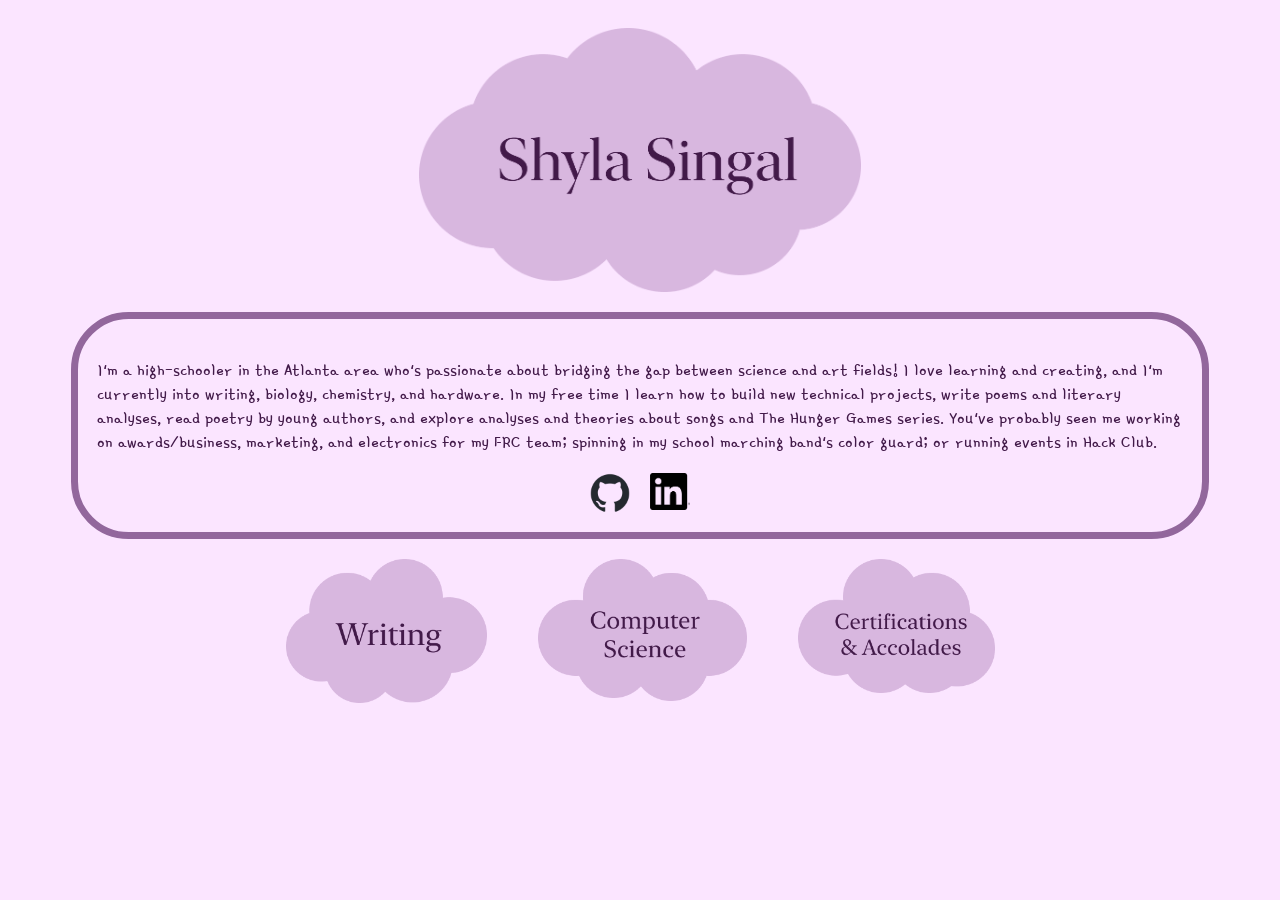
<file: index.html>
<!DOCTYPE html>
<html>
<head> <!--for metadata like linking css, etc, not plaintext-->
    <title>Shyla Singal</title> <!--on tab-->

    <meta charset="UTF-8">
    <meta name="viewport" content="width=device-width, initial-scale=1.0">


    <link rel="stylesheet" href="./style.css">
    

    <link rel="icon" type="image/x-icon" href="images/tab_icon.png">

    <link rel="preconnect" href="https://fonts.googleapis.com">
    <link rel="preconnect" href="https://fonts.gstatic.com" crossorigin>
    <link href="https://fonts.googleapis.com/css2?family=Gaegu&family=Gamja+Flower" rel="stylesheet">
    
    
    <style>

        body {
            color: #421a49;
        }
        
        .boxForText {
            border: 0.4em, solid, #92679C;
            border-radius: 3em;
            padding: 1em;
            margin-left: 5%;
            margin-right: 5%;
            /* color: #421a49; */
            font-family: "Gamja Flower", "Gaegu", sans-serif;
            font-size: 1.2em;
        }
        .buttonyDiv {
            border-color: #000000;
            display: flex;
            width: 60%;
            margin-left: 20%;
            margin-right: 20%;
        }

        img {
            display: block;
            margin: auto;
            color: #D8B7EF;
            font-size: 2em;
        }



    </style>

</head>

<body>

    <br>
    <img src="./images/Shyla_Cloud.png" alt="Shyla Singal" width="35%">
    <br>
    
    <div class="boxForText">
        <p style="font-size: 1em;">
        I'm a high-schooler in the Atlanta area who's passionate about bridging the gap between science and art fields!
        I love learning and creating, and I'm currently into writing, biology, chemistry, and hardware.
        In my free time I learn how to build new technical projects, write poems and literary analyses, read poetry by young authors, and explore analyses and theories about songs and The Hunger Games series.
        You've probably seen me working on awards/business, marketing, and electronics for my FRC team; spinning in my school marching band's color guard; or running events in Hack Club.        </p>

        <div style="display:flex; flex-direction: row; gap: 1em; justify-content: center;">
        <a href="https://github.com/sprinkles24/" target="_blank">
            <img src="./images/github.png" alt="GitHub" width=40em>
        </a>
        <a href="https://www.linkedin.com/in/shyla-singal-9b3185356" target="_blank">
            <img src="./images/linkedin.png" alt="LinkedIn" width=40em>
        </a>
        </div>



    </div>
    
    <br>

    <div class="buttonyDiv">

    
        <div class="imageButton">
        <a href="./writing.html">
            <img src="./images/Writing_Button.png" alt="Writing" width=80%>
        </a>
        </div>
        
        <div class="imageButton">
        <a href="./compsci.html">
            <img src="./images/CompSci_Button.png" alt="Computer Science" width=80%>
        </a>
        </div>

        <div class="imageButton">
        <a href="./certifications.html">
            <img src="./images/Certifications_Button.png" alt="Certifications & Accolades" width=80%>
        </a>
        </div>


    </div>



    
    <!--buttons-->


    <!--
    Writing
    Computer Science Portfolio
        Tic-Tac-Toe
        Calculator
        Permutations
        etc etc
        gwc stuff!
        Personal Portfolio
            Source code
    Accolades and Achievements
    -->
</body>

</html>
</file>
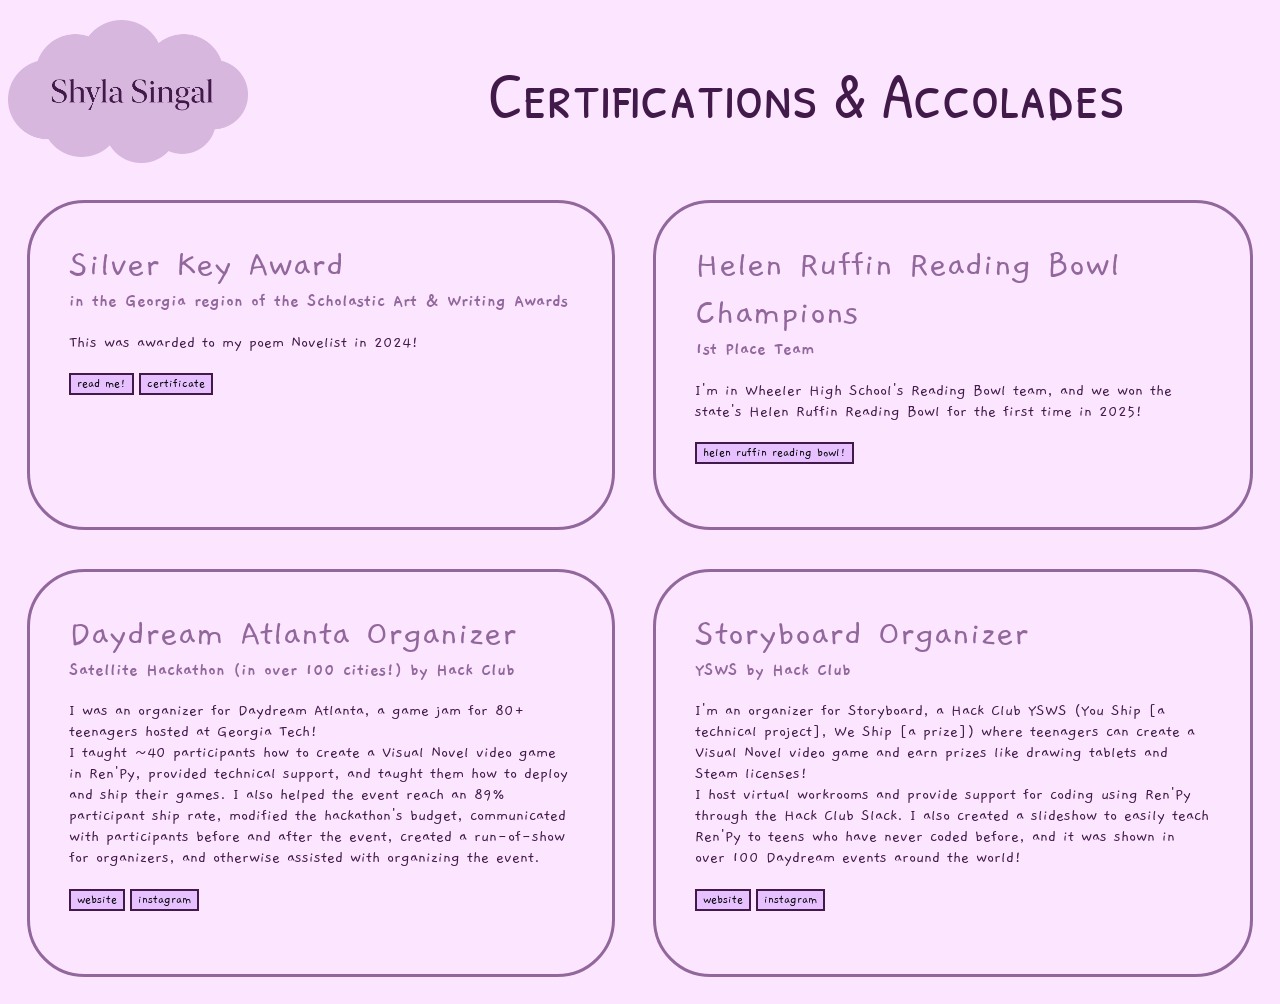
<file: certifications.html>
<!DOCTYPE html>
<html>
<head> <!--for metadata like linking css, etc, not plaintext-->
    <title>Shyla Singal - Certifications & Accolades</title> <!--on tab-->

    <meta charset="UTF-8">
    <meta name="viewport" content="width=device-width, initial-scale=1.0">
    <link rel="stylesheet" href="./style.css">

    <link rel="icon" type="image/x-icon" href="images/tab_icon.png">

    <link rel="preconnect" href="https://fonts.googleapis.com">
    <link rel="preconnect" href="https://fonts.gstatic.com" crossorigin>
    <link href="https://fonts.googleapis.com/css2?family=Gaegu&family=Patrick+Hand+SC&family=Walter+Turncoat" rel="stylesheet">


    <style>
        .allProjects {
            grid-template: auto / auto auto;
        }


    </style>

</head>

<body>


    <div class="menu">
        <div style="width: 30em;">
            <a href="./index.html">
                <img src="./images/Shyla_Cloud.png" alt="Home" width=50%>
            </a>
        </div>
            <div><h1>Certifications & Accolades</h1></div>
    </div>


<!---------------------------->

    <div class="allProjects">

        <div class="projectBox">
            <div class="projectTitle">Silver Key Award</div>
            <div class="projectLanguages">in the Georgia region of the Scholastic Art & Writing Awards</div>
            <p>
            This was awarded to my poem Novelist in 2024!
            </p>

            <div style="display:flex; align-items: end; gap:1%;">
            <a href="./writing pages/writing_novelist.html"> <button class="projectButtons">read me!</button></a>
            <a href="./certification images/Silver_Key_Certificate1.pdf" target="_blank"> <button class="projectButtons">certificate</button></a>
            </div>
            
            <br>
        </div>
<!---->
        <div class="projectBox">
            <div class="projectTitle">Helen Ruffin Reading Bowl Champions</div>
            <div class="projectLanguages">1st Place Team</div>
            <p>
            I'm in Wheeler High School's Reading Bowl team, and we won the state's Helen Ruffin Reading Bowl for the first time in 2025!
            </p>

            <div style="display:flex; align-items: end; gap:1%;">
            <a href="https://www.gahrrb.org/competition-results#:~:text=1st%20Place%C2%A0%20%E2%80%93%20Wheeler%20High%2C%20Cobb%20County%20School%20District" target="_blank"> <button class="projectButtons">helen ruffin reading bowl!</button></a>
            </div>
            <br>

        </div>

        <div class="projectBox">
            <div class="projectTitle">Daydream Atlanta Organizer</div>
            <div class="projectLanguages">Satellite Hackathon (in over 100 cities!) by Hack Club</div>
            <p>
            I was an organizer for Daydream Atlanta, a game jam for 80+ teenagers hosted at Georgia Tech!
            <br>
            I taught ~40 participants how to create a Visual Novel video game in Ren'Py, provided technical support, and taught them how to deploy and ship their games. I also helped the event reach an 89% participant ship rate, modified the hackathon's budget, communicated with participants before and after the event, created a run-of-show for organizers, and otherwise assisted with organizing the event.
            </p>

            <div style="display:flex; align-items: end; gap:1%;">
            <a href="https://daydream.hackclub.com/atlanta" target="_blank"> <button class="projectButtons">website</button></a>
            <a href="https://www.instagram.com/atldaydream/" target="_blank"> <button class="projectButtons">instagram</button></a>

            </div>
            <br>

        </div>

        <div class="projectBox">
            <div class="projectTitle">Storyboard Organizer</div>
            <div class="projectLanguages">YSWS by Hack Club</div>
            <p>
            I'm an organizer for Storyboard, a Hack Club YSWS (You Ship [a technical project], We Ship [a prize]) where teenagers can create a Visual Novel video game and earn prizes like drawing tablets and Steam licenses!
            <br>
            I host virtual workrooms and provide support for coding using Ren'Py through the Hack Club Slack. I also created a slideshow to easily teach Ren'Py to teens who have never coded before, and it was shown in over 100 Daydream events around the world!
            </p>

            <div style="display:flex; align-items: end; gap:1%;">
            <a href="https://storyboard.hackclub.com/" target="_blank"> <button class="projectButtons">website</button></a>
            <a href="https://www.instagram.com/storyboard.hc/" target="_blank"> <button class="projectButtons">instagram</button></a>

            </div>
            <br>

        </div>




    </div>
    

</body>

</html>
</file>
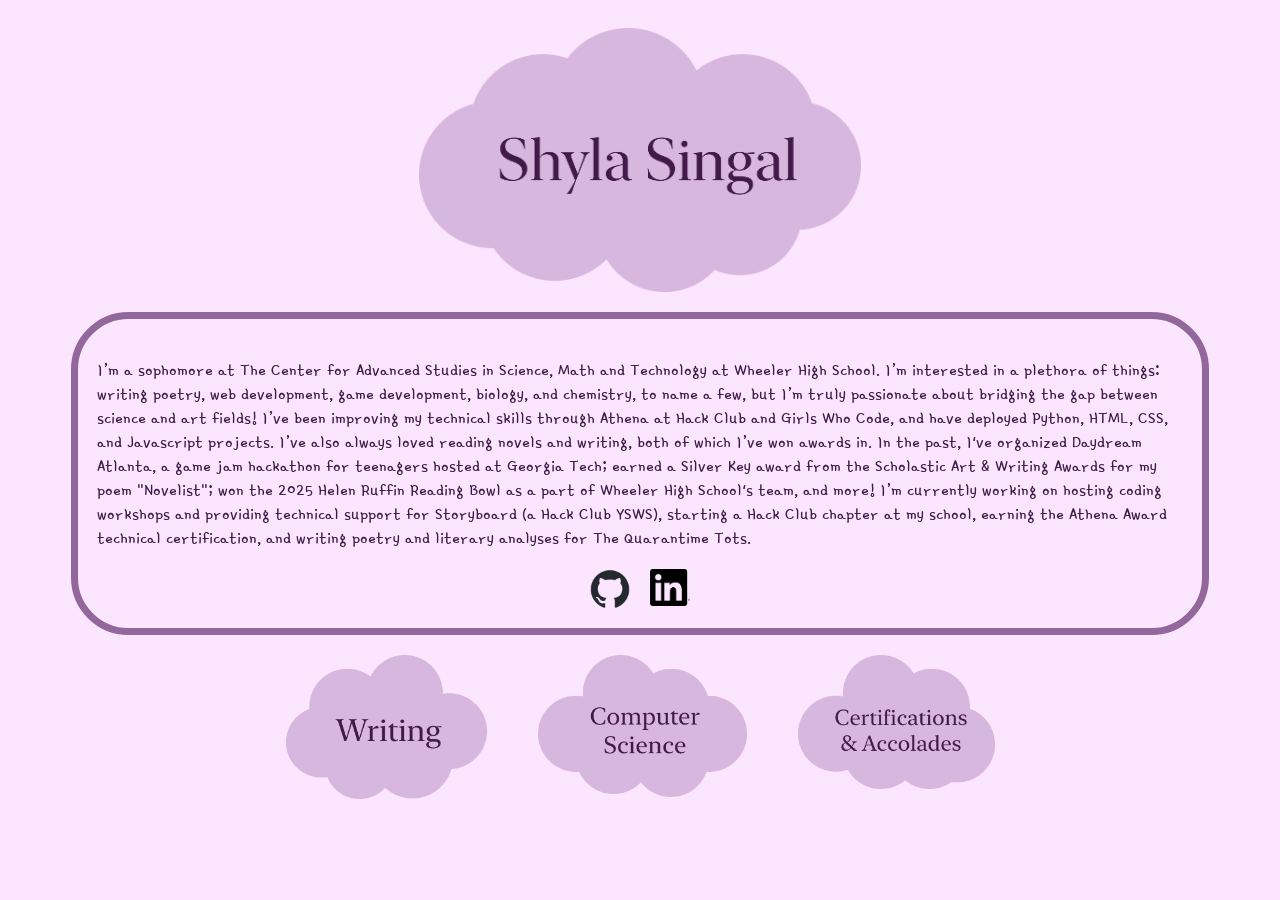
<file: main.html>
<!DOCTYPE html>
<html>
<head> <!--for metadata like linking css, etc, not plaintext-->
    <title>Shyla Singal</title> <!--on tab-->

    <meta charset="UTF-8">
    <meta name="viewport" content="width=device-width, initial-scale=1.0">


    <link rel="stylesheet" href="/style.css">

    <link rel="preconnect" href="https://fonts.googleapis.com">
    <link rel="preconnect" href="https://fonts.gstatic.com" crossorigin>
    <link href="https://fonts.googleapis.com/css2?family=Gaegu&family=Gamja+Flower" rel="stylesheet">
    
    
    <style>

        body {
            color: #421a49;
        }
        
        .boxForText {
            border: 0.4em, solid, #92679C;
            border-radius: 3em;
            padding: 1em;
            margin-left: 5%;
            margin-right: 5%;
            /* color: #421a49; */
            font-family: "Gamja Flower", "Gaegu", sans-serif;
            font-size: 1.2em;
        }
        .buttonyDiv {
            border-color: #000000;
            display: flex;
            width: 60%;
            margin-left: 20%;
            margin-right: 20%;
        }

        img {
            display: block;
            margin: auto;
            color: #D8B7EF;
            font-size: 2em;
        }



    </style>

</head>

<body>

    <br>
    <img src="/images/Shyla_Cloud.png" alt="Shyla Singal" width="35%">
    <br>
    
    <div class="boxForText">
        <p style="font-size: 1em;">
            I’m a sophomore at The Center for Advanced Studies in Science, Math and Technology at Wheeler High School.
            I’m interested in a plethora of things: writing poetry, web development, game development, biology, and chemistry, to name a few, but I’m truly passionate about bridging the gap between science and art fields!
            I’ve been improving my technical skills through Athena at Hack Club and Girls Who Code, and have deployed Python, HTML, CSS, and Javascript projects.
            I’ve also always loved reading novels and writing, both of which I’ve won awards in.
            In the past, I've organized Daydream Atlanta, a game jam hackathon for teenagers hosted at Georgia Tech; earned a Silver Key award from the Scholastic Art & Writing Awards for my poem "Novelist"; won the 2025 Helen Ruffin Reading Bowl as a part of Wheeler High School's team, and more!
            I’m currently working on hosting coding workshops and providing technical support for Storyboard (a Hack Club YSWS), starting a Hack Club chapter at my school, earning the Athena Award technical certification, and writing poetry and literary analyses for The Quarantime Tots.
        </p>

        <div style="display:flex; flex-direction: row; gap: 1em; justify-content: center;">
        <a href="https://github.com/sprinkles24/" target="_blank">
            <img src="/images/github.png" alt="GitHub" width=40em>
        </a>
        <a href="https://www.linkedin.com/in/shyla-singal-9b3185356" target="_blank">
            <img src="/images/linkedin.png" alt="LinkedIn" width=40em>
        </a>
        </div>



    </div>
    
    <br>

    <div class="buttonyDiv">

    
        <div class="imageButton">
        <a href="/writing.html">
            <img src="/images/Writing_Button.png" alt="Writing" width=80%>
        </a>
        </div>
        
        <div class="imageButton">
        <a href="/compsci.html">
            <img src="/images/CompSci_Button.png" alt="Computer Science" width=80%>
        </a>
        </div>

        <div class="imageButton">
        <a href="/certifications.html">
            <img src="/images/Certifications_Button.png" alt="Certifications & Accolades" width=80%>
        </a>
        </div>


    </div>



    
    <!--buttons-->


    <!--
    Writing
    Computer Science Portfolio
        Tic-Tac-Toe
        Calculator
        Permutations
        etc etc
        gwc stuff!
        Personal Portfolio
            Source code
    Accolades and Achievements
    -->
</body>

</html>
</file>
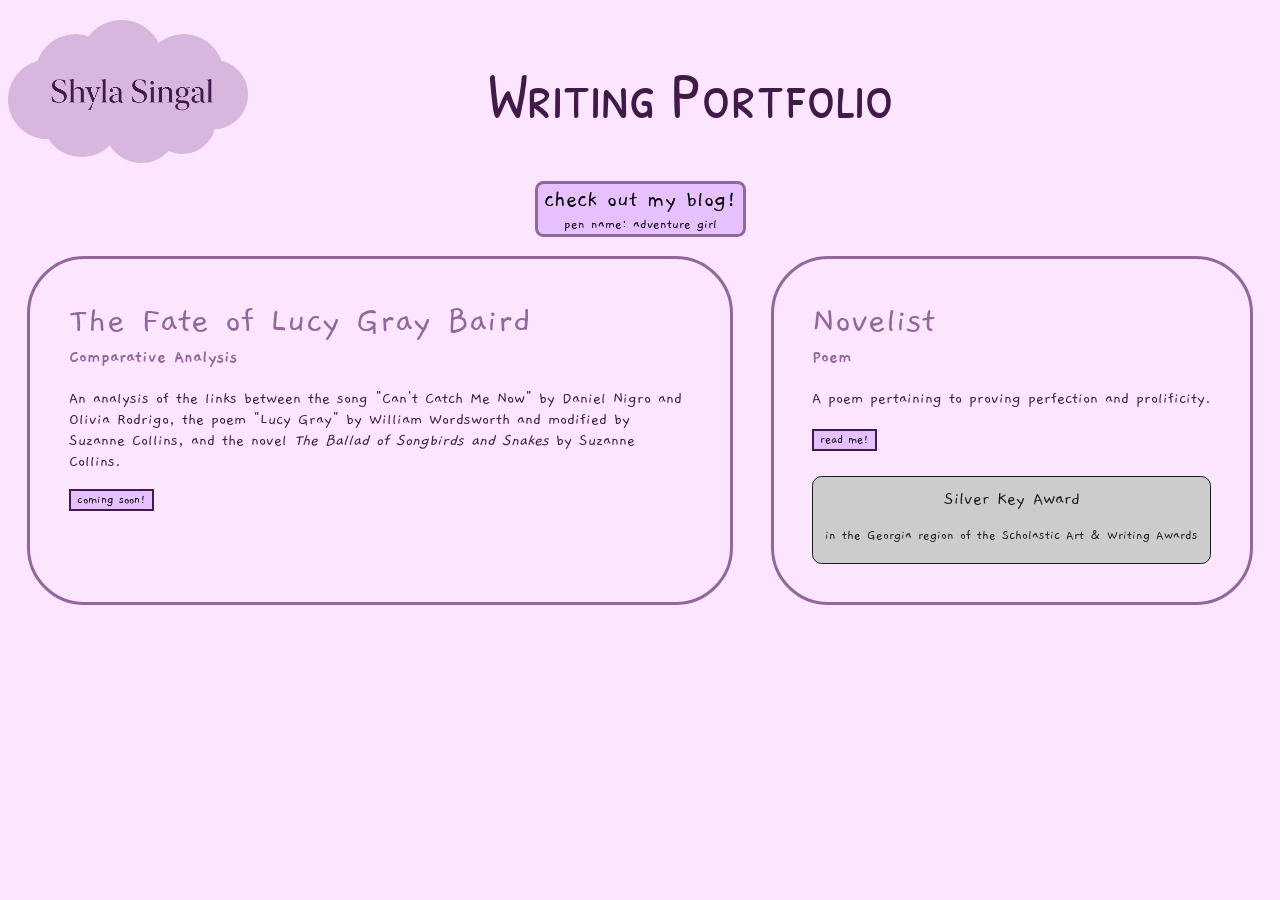
<file: writing.html>
<!DOCTYPE html>
<html>
<head> <!--for metadata like linking css, etc, not plaintext-->
    <title>Shyla Singal - Writing Portfolio</title> <!--on tab-->

    <meta charset="UTF-8">
    <meta name="viewport" content="width=device-width, initial-scale=1.0">
    <link rel="stylesheet" href="./style.css">

    <link rel="icon" type="image/x-icon" href="images/tab_icon.png">

    <link rel="preconnect" href="https://fonts.googleapis.com">
    <link rel="preconnect" href="https://fonts.gstatic.com" crossorigin>
    <link href="https://fonts.googleapis.com/css2?family=Gaegu&family=Patrick+Hand+SC&family=Walter+Turncoat" rel="stylesheet">


    <style></style>

</head>

<body>


    <div class="menu">
        <div style="width:30em;">
            <a href="./index.html">
                <img src="./images/Shyla_Cloud.png" alt="Home" width=50%>
            </a>
        </div>
            <div><h1>Writing Portfolio</h1></div>
    </div>


<!---------------------------->
    <div style="display:flex; justify-content: center; margin:auto;"><a href="https://noodlygirl.wixsite.com/the-quarantimetots" target="_blank"> <button class="socialButtons">check out my blog!<p style="font-size: 0.6em; margin: 0;">pen name: adventure girl </p></button></a></div>

    <div class="allProjects">

        <div class="projectBox">
            <div class="projectTitle">The Fate of Lucy Gray Baird</div>
            <div class="projectLanguages">Comparative Analysis</div>
            <p>
            An analysis of the links between the song "Can't Catch Me Now" by Daniel Nigro and Olivia Rodrigo, the poem "Lucy Gray" by William Wordsworth and modified by Suzanne Collins, and the novel <i>The Ballad of Songbirds and Snakes</i> by Suzanne Collins.
            <br>
            <!-- description -->
            </p>

            <div style="display:flex; align-items: end; gap:1%;">
            <!--<a href="LINK HERE" target="_blank">--> <button class="projectButtons">coming soon!</button> <!--</a> -->
            </div>
            <br>
        </div>
<!---->
        <div class="projectBox">
            <div class="projectTitle">Novelist</div>
            <div class="projectLanguages">Poem</div>
            <p>
            A poem pertaining to proving perfection and prolificity.
            </p>

            <div style="display:flex; align-items: end; gap:1%;">
            <a href="./writing pages/writing_novelist.html"> <button class="projectButtons" target="_blank">read me!</button></a>
            </div>
            <br>

            <div class="projectAwardAddition" style="padding-top: 2.5%;">Silver Key Award
                <p style="font-size:0.75em; text-wrap-mode: wrap; padding:0%;">in the Georgia region of the Scholastic Art & Writing Awards</p>
            </div>

        </div>

    </div>
    

</body>

</html>
</file>
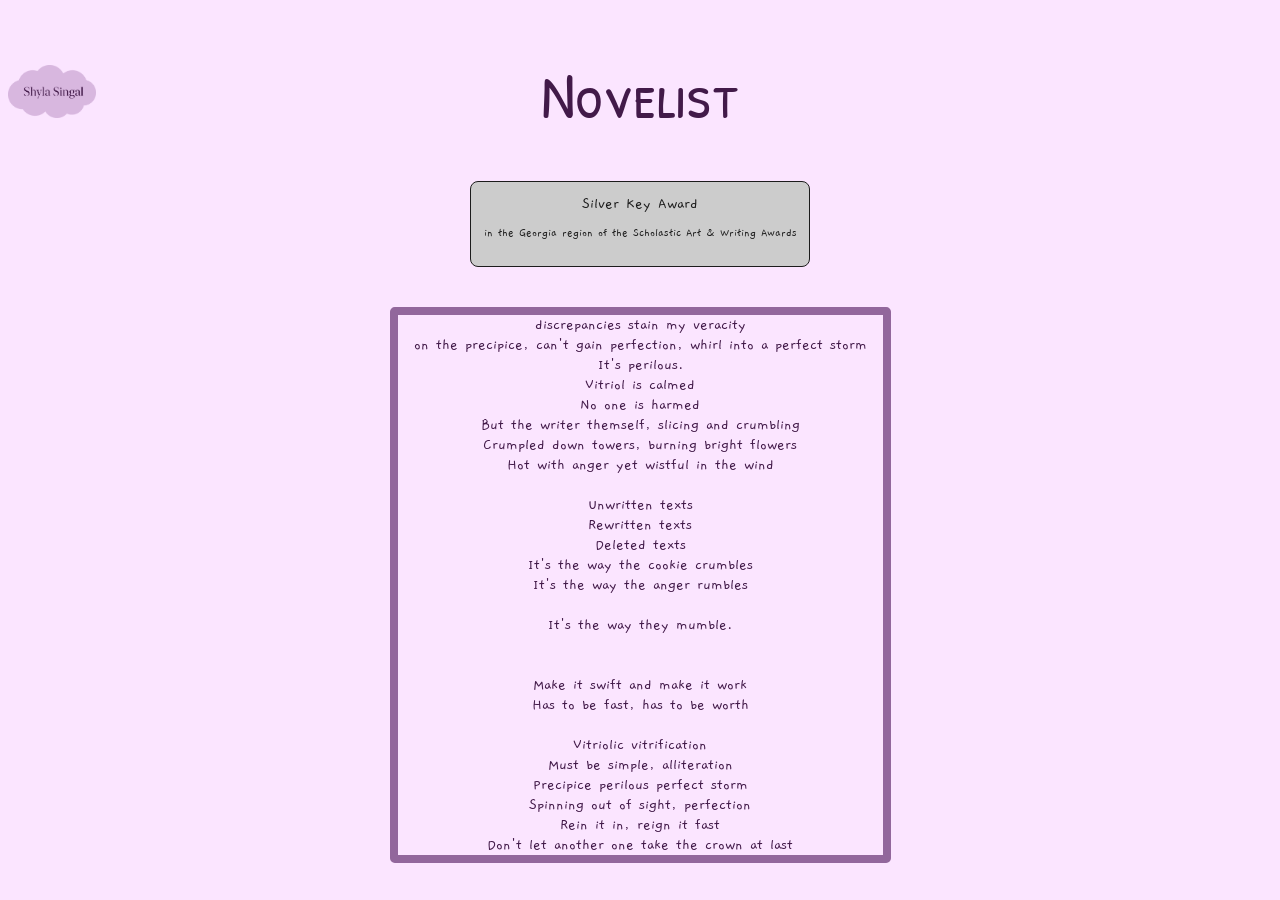
<file: writing_novelist.html>
<!DOCTYPE html>
<html>
<head> <!--for metadata like linking css, etc, not plaintext-->
    <title>Shyla Singal - Writing Portfolio</title> <!--on tab-->

    <meta charset="UTF-8">
    <meta name="viewport" content="width=device-width, initial-scale=1.0">
    <link rel="stylesheet" href="style.css">

    <link rel="preconnect" href="https://fonts.googleapis.com">
    <link rel="preconnect" href="https://fonts.gstatic.com" crossorigin>
    <link href="https://fonts.googleapis.com/css2?family=Gaegu&family=Patrick+Hand+SC&family=Walter+Turncoat" rel="stylesheet">


    <style></style>

</head>

<body>


    <div class="menu">
        <div style="width:33%; align-items: center;">
            <a href="main.html">
                <img src="images/Shyla_Cloud.png" alt="Home" width=50%>
            </a>
        </div>
            <div style=" align-items: center;"><h1>Novelist</h1></div>
    </div>

<!---------------------------->

<div style="display:flex; align-items: center;">
<div class="projectAwardAddition">Silver Key Award
    <p style="font-size:0.75em; text-wrap-mode: wrap;">in the Georgia region of the Scholastic Art & Writing Awards</p>
</div>
</div>
<br><br>
<div class="poem">
discrepancies stain my veracity<br>
on the precipice, can't gain perfection, whirl into a perfect storm<br>
It's perilous.<br>
Vitriol is calmed<br>
No one is harmed<br>
But the writer themself, slicing and crumbling<br>
Crumpled down towers, burning bright flowers<br>
Hot with anger yet wistful in the wind<br><br>

Unwritten texts<br>
Rewritten texts<br>
Deleted texts<br>
It's the way the cookie crumbles<br>
It's the way the anger rumbles<br><br>

It's the way they mumble.<br><br><br>


Make it swift and make it work<br>
Has to be fast, has to be worth<br><br>

Vitriolic vitrification<br>
Must be simple, alliteration<br>
Precipice perilous perfect storm<br>
Spinning out of sight, perfection<br>
Rein it in, reign it fast<br>
Don't let another one take the crown at last<br>

</div>


</body>

</html>
</file>
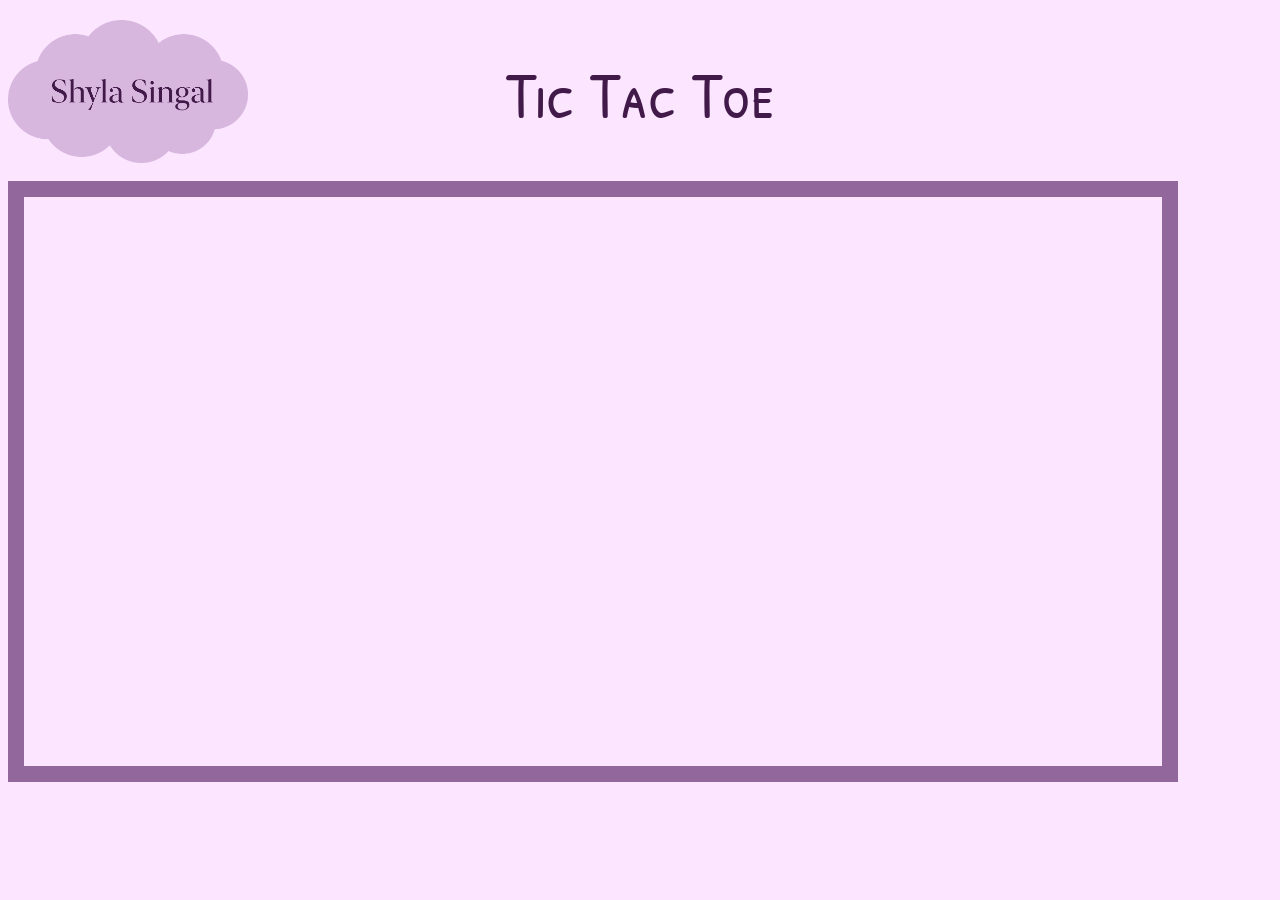
<file: compsci pages/tic tac toe vid.html>
<!DOCTYPE html>
<html>
<head> <!--for metadata like linking css, etc, not plaintext-->
    <title>Shyla Singal - Tic-Tac-Toe Demo</title> <!--on tab-->

    <meta charset="UTF-8">
    <meta name="viewport" content="width=device-width, initial-scale=1.0">
    <link rel="stylesheet" href="../style.css">
    
    <link rel="icon" type="image/x-icon" href="../images/tab_icon.png">

    <link rel="preconnect" href="https://fonts.googleapis.com">
    <link rel="preconnect" href="https://fonts.gstatic.com" crossorigin>
    <link href="https://fonts.googleapis.com/css2?family=Gaegu&family=Patrick+Hand+SC&family=Walter+Turncoat" rel="stylesheet">


    <style>
        .video {
            width:90%;
            justify-content:center;
            align-items: center;
            margin-left: 5%;
            margin-right: 5%;

        }

    </style>


</head>


<body>

    <div class="menu">
        <div style="width:30em; align-items: center;">
            <a href="../index.html">
                <img src="../images/Shyla_Cloud.png" alt="Home" width=50%>
            </a>
        </div>
            <div style=" align-items: center;"><h1>Tic Tac Toe</h1></div>
    </div>

    <video id="tic_tac_toe_vid" src="../compsci images/Tic Tac Toe Video.mov" style="width:90%; border:1em, solid, #92679C; display: flex; align-self: center; justify-self: center;" autoplay muted></video>


</body>


</html>
</file>
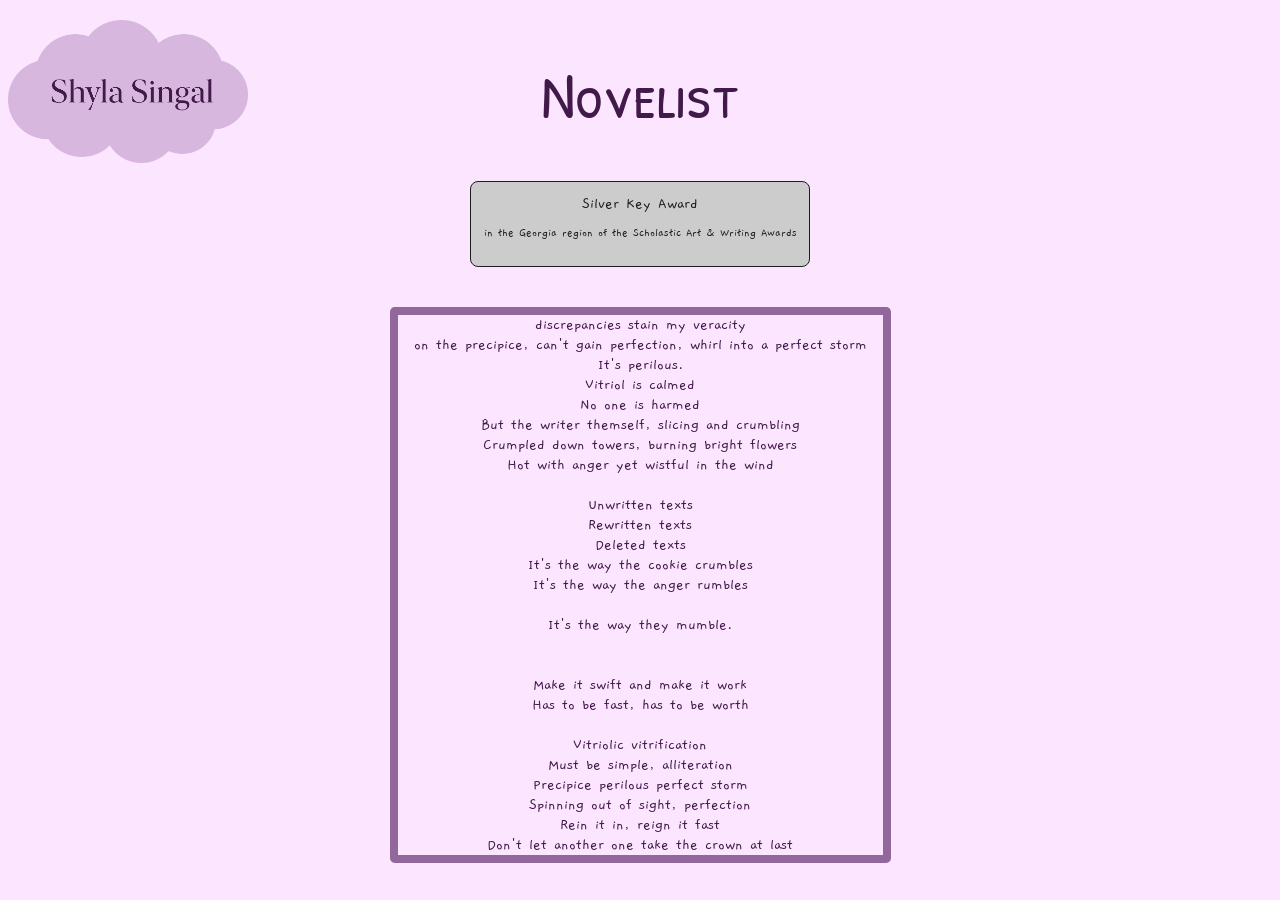
<file: writing pages/writing_novelist.html>
<!DOCTYPE html>
<html>
<head> <!--for metadata like linking css, etc, not plaintext-->
    <title>Shyla Singal - Writing Portfolio</title> <!--on tab-->

    <meta charset="UTF-8">
    <meta name="viewport" content="width=device-width, initial-scale=1.0">
    <link rel="stylesheet" href="../style.css">
    
    <link rel="icon" type="image/x-icon" href="images/tab_icon.png">

    <link rel="preconnect" href="https://fonts.googleapis.com">
    <link rel="preconnect" href="https://fonts.gstatic.com" crossorigin>
    <link href="https://fonts.googleapis.com/css2?family=Gaegu&family=Patrick+Hand+SC&family=Walter+Turncoat" rel="stylesheet">


    <style></style>

</head>

<body>


    <div class="menu">
        <div style="width:30em; align-items: center;">
            <a href="../index.html">
                <img src="../images/Shyla_Cloud.png" alt="Home" width=50%>
            </a>
        </div>
            <div style=" align-items: center;"><h1>Novelist</h1></div>
    </div>

<!---------------------------->

<div style="display:flex; align-items: center;">
<div class="projectAwardAddition">Silver Key Award
    <p style="font-size:0.75em; text-wrap-mode: wrap;">in the Georgia region of the Scholastic Art & Writing Awards</p>
</div>
</div>
<br><br>
<div class="poem">
discrepancies stain my veracity<br>
on the precipice, can't gain perfection, whirl into a perfect storm<br>
It's perilous.<br>
Vitriol is calmed<br>
No one is harmed<br>
But the writer themself, slicing and crumbling<br>
Crumpled down towers, burning bright flowers<br>
Hot with anger yet wistful in the wind<br><br>

Unwritten texts<br>
Rewritten texts<br>
Deleted texts<br>
It's the way the cookie crumbles<br>
It's the way the anger rumbles<br><br>

It's the way they mumble.<br><br><br>


Make it swift and make it work<br>
Has to be fast, has to be worth<br><br>

Vitriolic vitrification<br>
Must be simple, alliteration<br>
Precipice perilous perfect storm<br>
Spinning out of sight, perfection<br>
Rein it in, reign it fast<br>
Don't let another one take the crown at last<br>

</div>


</body>

</html>
</file>
<file: style.css>
body {
  color:#421a49;
  background-color: #fbe5ff;
  font-family: "Gaegu", sans-serif;
}

h1 {
  color:#421a49;
  font-family: "Patrick Hand SC", cursive;
  font-weight: 400;
  font-style: normal;
  font-size: 4em;
  
}

button {
  cursor: pointer;
}

.projectTitle {
  color: #92679C;
  font-size: 2em;
  margin:auto;
}

.projectLanguages {
  color:#92679C;
  font-size: 1em;
  font-weight: bold;
}

.projectButtons {
  background-color: #e7c1ff;
  border-color: #421a49;
  border-style: solid;
  font-family: "Gamja Flower", "Gaegu", sans-serif;

}

.walter-turncoat-regular {
  font-family: "Walter Turncoat", cursive;
  font-weight: 400;
  font-style: normal;
}

.menu {
  
  display: grid;
  grid-template-columns: 1fr auto 1fr;
  justify-content: center;
  align-items: center;

}

.allProjects {
  display: grid;
  flex-direction: row;
  grid-template: auto / auto auto auto;
}

.projectBox {
  border: 0.2em, solid, #92679C;
  border-radius: 3em;
  padding: 2em;
  margin: 1em;
  font-family: "Gamja Flower", "Gaegu", sans-serif;
  font-size: 1.2em;

}

.socialButtons {
  background-color: #e7c1ff;
  border-width: 0.15em;
  border-radius: 0.35em;
  border-color: #92679C;
  border-style: solid;
  font-family: "Gamja Flower", "Gaegu", sans-serif;
  font-size: 1.5em;
  
}


p {
  font-size: 0.9em;
}

.projectAwardAddition {
  background-color: #CCCCCC;
  color: #1c1c1c;
  font-family: "Gaegu", "Gamja Flower", sans-serif;
  padding: 1%;
  width: auto;
  border-radius: 0.5em;
  border: 0.1em, solid, #1c1c1c;
  text-align: center;
  margin: auto;
}


.poem {
  width: fit-content;
  margin: auto;
  border: 0.5em, solid, #92679C;
  border-radius: 0.3em;
  text-align: center;
  padding-left: 1em;
  padding-right: 1em;

}
</file>
